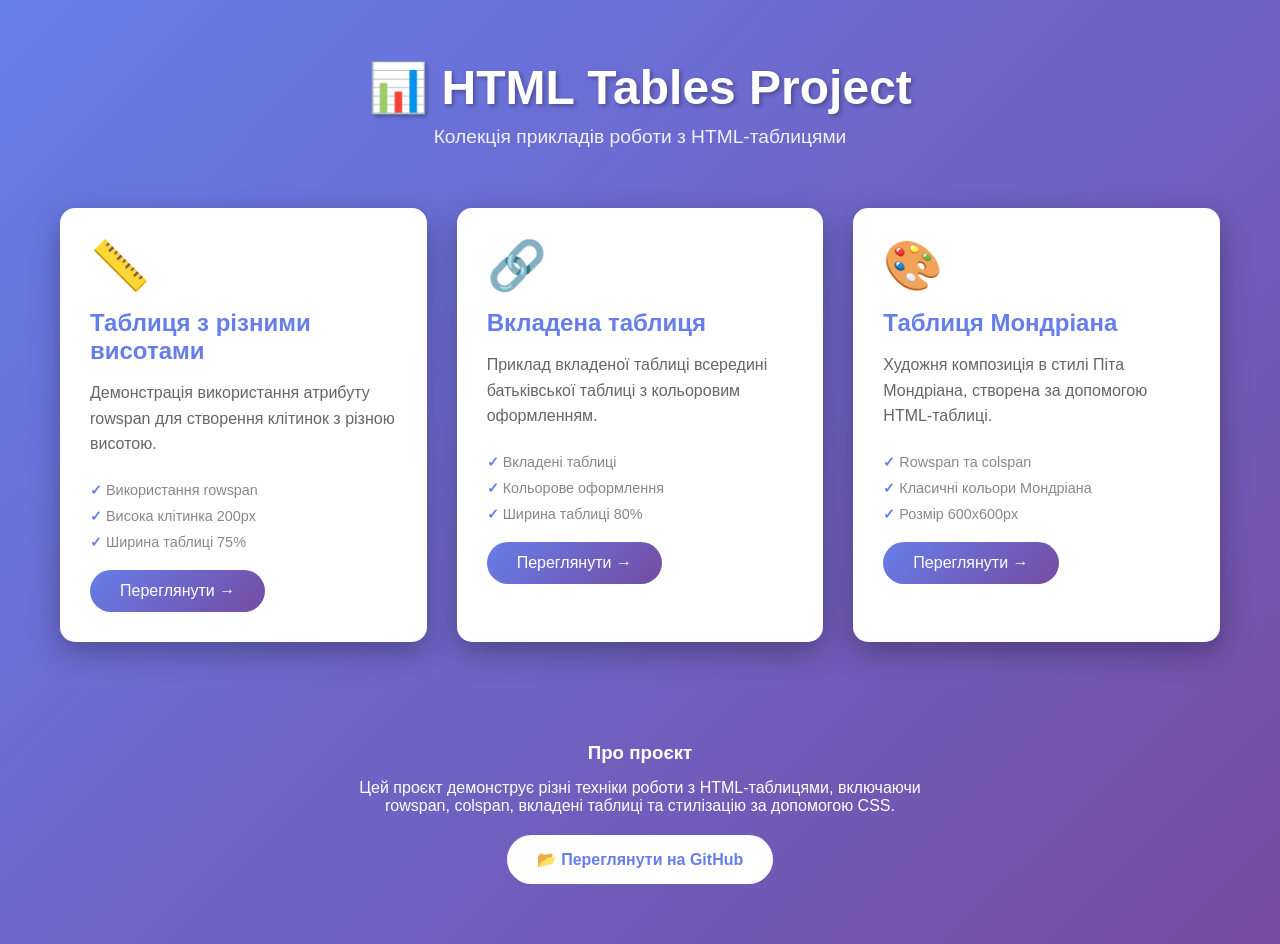
<file: index.html>
<!DOCTYPE html>
<html lang="uk">
<head>
    <meta charset="UTF-8">
    <meta name="viewport" content="width=device-width, initial-scale=1.0">
    <title>HTML Tables Project - Головна</title>
    <style>
        * {
            margin: 0;
            padding: 0;
            box-sizing: border-box;
        }

        body {
            font-family: 'Segoe UI', Tahoma, Geneva, Verdana, sans-serif;
            background: linear-gradient(135deg, #667eea 0%, #764ba2 100%);
            min-height: 100vh;
            padding: 20px;
        }

        .container {
            max-width: 1200px;
            margin: 0 auto;
        }

        header {
            text-align: center;
            color: white;
            padding: 40px 20px;
        }

        h1 {
            font-size: 3em;
            margin-bottom: 10px;
            text-shadow: 2px 2px 4px rgba(0,0,0,0.3);
        }

        .subtitle {
            font-size: 1.2em;
            opacity: 0.9;
        }

        .cards-container {
            display: grid;
            grid-template-columns: repeat(auto-fit, minmax(300px, 1fr));
            gap: 30px;
            padding: 20px;
        }

        .card {
            background: white;
            border-radius: 15px;
            padding: 30px;
            box-shadow: 0 10px 30px rgba(0,0,0,0.3);
            transition: transform 0.3s ease, box-shadow 0.3s ease;
            text-decoration: none;
            color: inherit;
            display: block;
        }

        .card:hover {
            transform: translateY(-10px);
            box-shadow: 0 15px 40px rgba(0,0,0,0.4);
        }

        .card-icon {
            font-size: 3em;
            margin-bottom: 15px;
        }

        .card h2 {
            color: #667eea;
            margin-bottom: 15px;
            font-size: 1.5em;
        }

        .card p {
            color: #666;
            line-height: 1.6;
            margin-bottom: 20px;
        }

        .card-features {
            list-style: none;
            padding: 0;
        }

        .card-features li {
            padding: 5px 0;
            color: #888;
            font-size: 0.9em;
        }

        .card-features li:before {
            content: "✓ ";
            color: #667eea;
            font-weight: bold;
        }

        .btn {
            display: inline-block;
            background: linear-gradient(135deg, #667eea 0%, #764ba2 100%);
            color: white;
            padding: 12px 30px;
            border-radius: 25px;
            text-decoration: none;
            transition: transform 0.2s ease;
            margin-top: 15px;
        }

        .btn:hover {
            transform: scale(1.05);
        }

        footer {
            text-align: center;
            color: white;
            padding: 40px 20px;
            margin-top: 40px;
        }

        .github-link {
            display: inline-block;
            background: white;
            color: #667eea;
            padding: 15px 30px;
            border-radius: 25px;
            text-decoration: none;
            margin-top: 20px;
            font-weight: bold;
            transition: transform 0.2s ease;
        }

        .github-link:hover {
            transform: scale(1.05);
        }

        @media (max-width: 768px) {
            h1 {
                font-size: 2em;
            }
            
            .cards-container {
                grid-template-columns: 1fr;
            }
        }
    </style>
</head>
<body>
    <div class="container">
        <header>
            <h1>📊 HTML Tables Project</h1>
            <p class="subtitle">Колекція прикладів роботи з HTML-таблицями</p>
        </header>

        <div class="cards-container">
            <a href="table1.html" class="card">
                <div class="card-icon">📏</div>
                <h2>Таблиця з різними висотами</h2>
                <p>Демонстрація використання атрибуту rowspan для створення клітинок з різною висотою.</p>
                <ul class="card-features">
                    <li>Використання rowspan</li>
                    <li>Висока клітинка 200px</li>
                    <li>Ширина таблиці 75%</li>
                </ul>
                <span class="btn">Переглянути →</span>
            </a>

            <a href="table2.html" class="card">
                <div class="card-icon">🔗</div>
                <h2>Вкладена таблиця</h2>
                <p>Приклад вкладеної таблиці всередині батьківської таблиці з кольоровим оформленням.</p>
                <ul class="card-features">
                    <li>Вкладені таблиці</li>
                    <li>Кольорове оформлення</li>
                    <li>Ширина таблиці 80%</li>
                </ul>
                <span class="btn">Переглянути →</span>
            </a>

            <a href="table3.html" class="card">
                <div class="card-icon">🎨</div>
                <h2>Таблиця Мондріана</h2>
                <p>Художня композиція в стилі Піта Мондріана, створена за допомогою HTML-таблиці.</p>
                <ul class="card-features">
                    <li>Rowspan та colspan</li>
                    <li>Класичні кольори Мондріана</li>
                    <li>Розмір 600x600px</li>
                </ul>
                <span class="btn">Переглянути →</span>
            </a>
        </div>

        <footer>
            <h3>Про проєкт</h3>
            <p style="margin-top: 15px; max-width: 600px; margin-left: auto; margin-right: auto;">
                Цей проєкт демонструє різні техніки роботи з HTML-таблицями, 
                включаючи rowspan, colspan, вкладені таблиці та стилізацію за допомогою CSS.
            </p>
            <a href="https://github.com" class="github-link">📂 Переглянути на GitHub</a>
        </footer>
    </div>
</body>
</html>
</file>
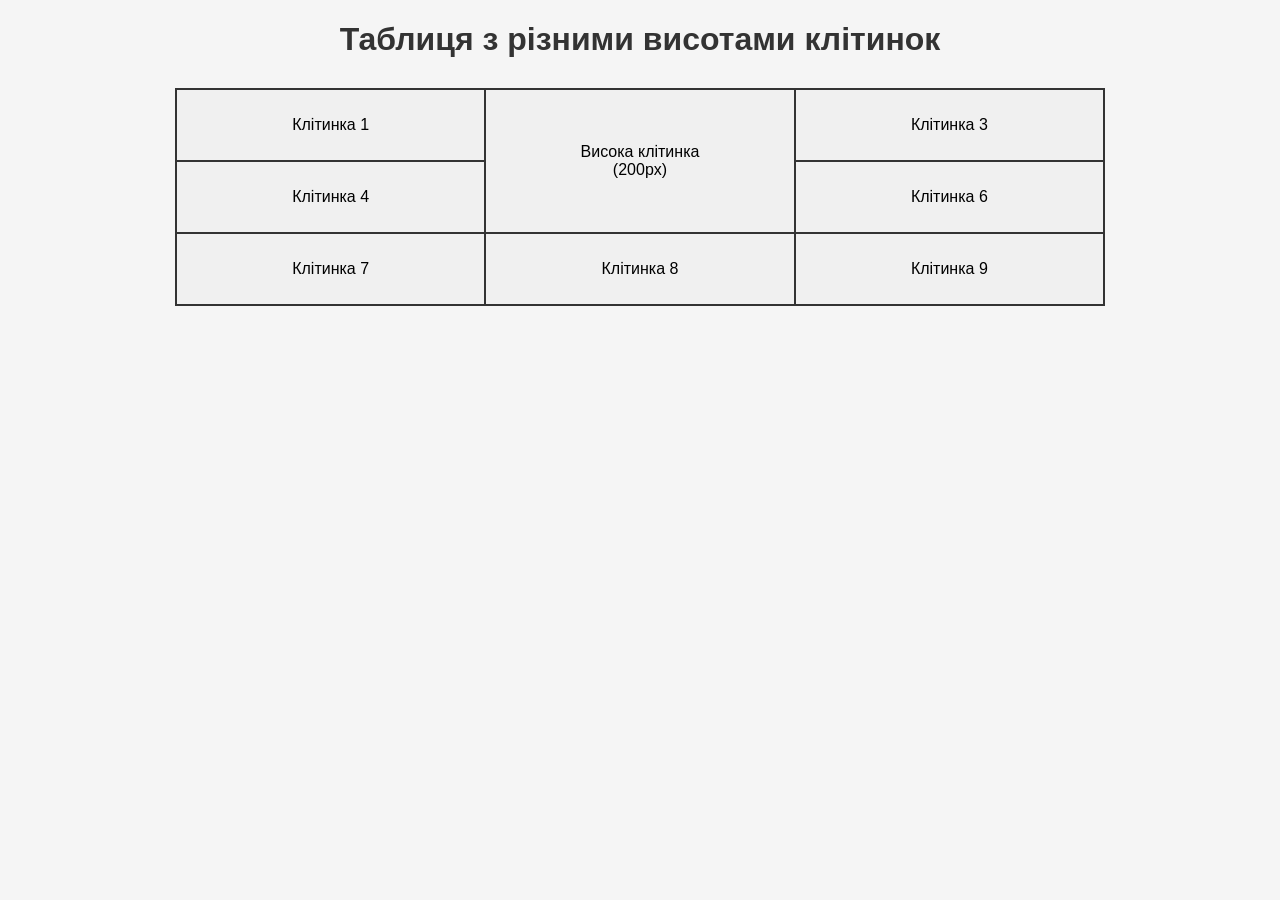
<file: table1.html>
<!DOCTYPE html>
<html lang="uk">
<head>
    <meta charset="UTF-8">
    <meta name="viewport" content="width=device-width, initial-scale=1.0">
    <title>Таблиця з різними висотами клітинок</title>
    <link rel="stylesheet" href="style.css">
</head>
<body>
    <h1>Таблиця з різними висотами клітинок</h1>
    
    <div class="table-container">
        <table class="table-75">
            <tr>
                <td>Клітинка 1</td>
                <td rowspan="2" class="tall-cell-200">Висока клітинка<br>(200px)</td>
                <td>Клітинка 3</td>
            </tr>
            <tr>
                <td>Клітинка 4</td>
                <td>Клітинка 6</td>
            </tr>
            <tr>
                <td>Клітинка 7</td>
                <td>Клітинка 8</td>
                <td>Клітинка 9</td>
            </tr>
        </table>
    </div>
</body>
</html>
</file>
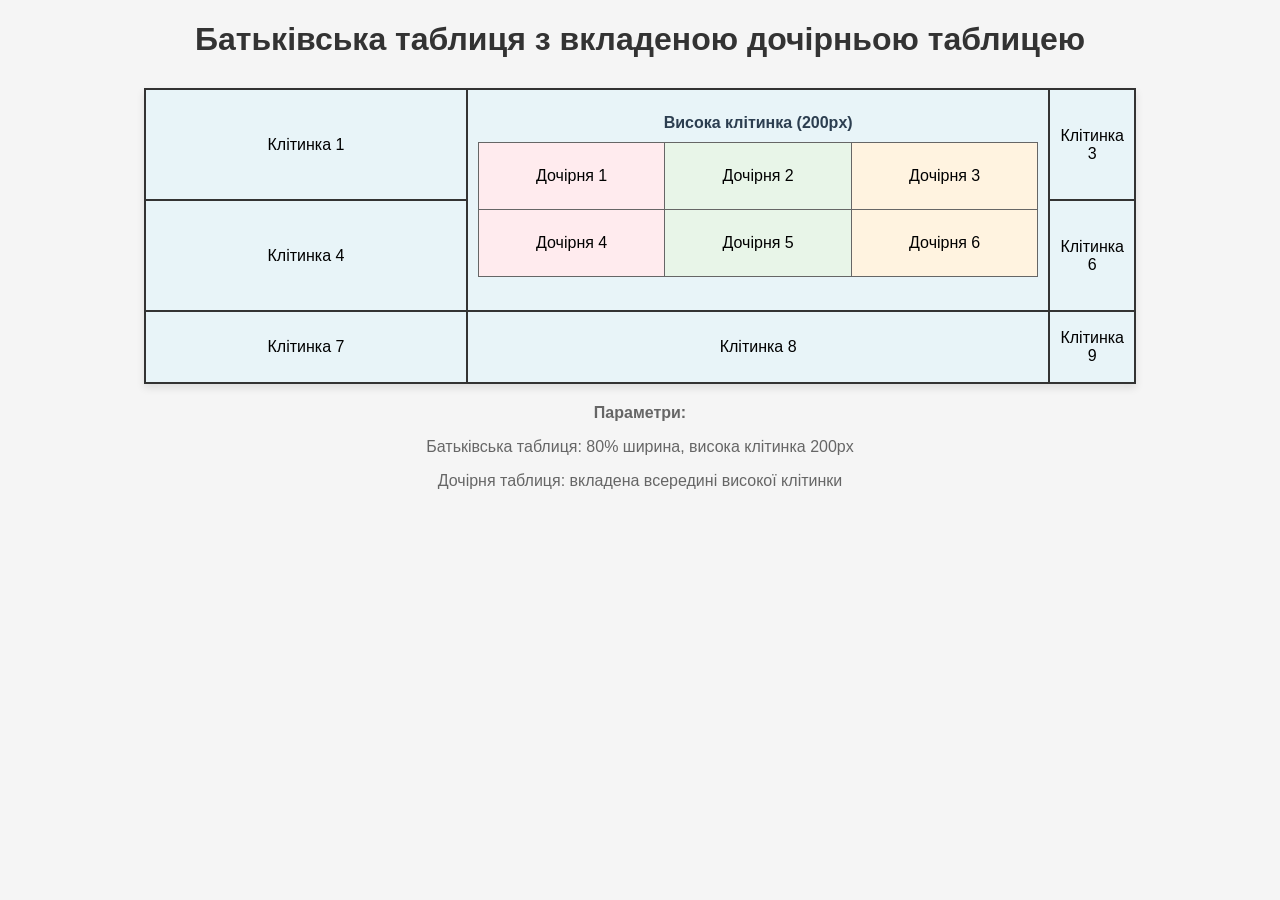
<file: table2.html>
<!DOCTYPE html>
<html lang="uk">
<head>
    <meta charset="UTF-8">
    <meta name="viewport" content="width=device-width, initial-scale=1.0">
    <title>Таблиця з вкладеною дочірньою таблицею</title>
    <link rel="stylesheet" href="style.css">
</head>
<body>
    <h1>Батьківська таблиця з вкладеною дочірньою таблицею</h1>
    
    <div class="table-container">
        <table class="parent-table">
            <tr>
                <td>Клітинка 1</td>
                <td rowspan="2" class="tall-cell">
                    <span class="table-label">Висока клітинка (200px)</span>
                    <table class="child-table">
                        <tr>
                            <td>Дочірня 1</td>
                            <td>Дочірня 2</td>
                            <td>Дочірня 3</td>
                        </tr>
                        <tr>
                            <td>Дочірня 4</td>
                            <td>Дочірня 5</td>
                            <td>Дочірня 6</td>
                        </tr>
                    </table>
                </td>
                <td class="narrow-cell">Клітинка 3</td>
            </tr>
            <tr>
                <td>Клітинка 4</td>
                <td class="narrow-cell">Клітинка 6</td>
            </tr>
            <tr>
                <td>Клітинка 7</td>
                <td>Клітинка 8</td>
                <td class="narrow-cell">Клітинка 9</td>
            </tr>
        </table>
    </div>
    
    <div class="description">
        <p><strong>Параметри:</strong></p>
        <p>Батьківська таблиця: 80% ширина, висока клітинка 200px</p>
        <p>Дочірня таблиця: вкладена всередині високої клітинки</p>
    </div>
</body>
</html>
</file>
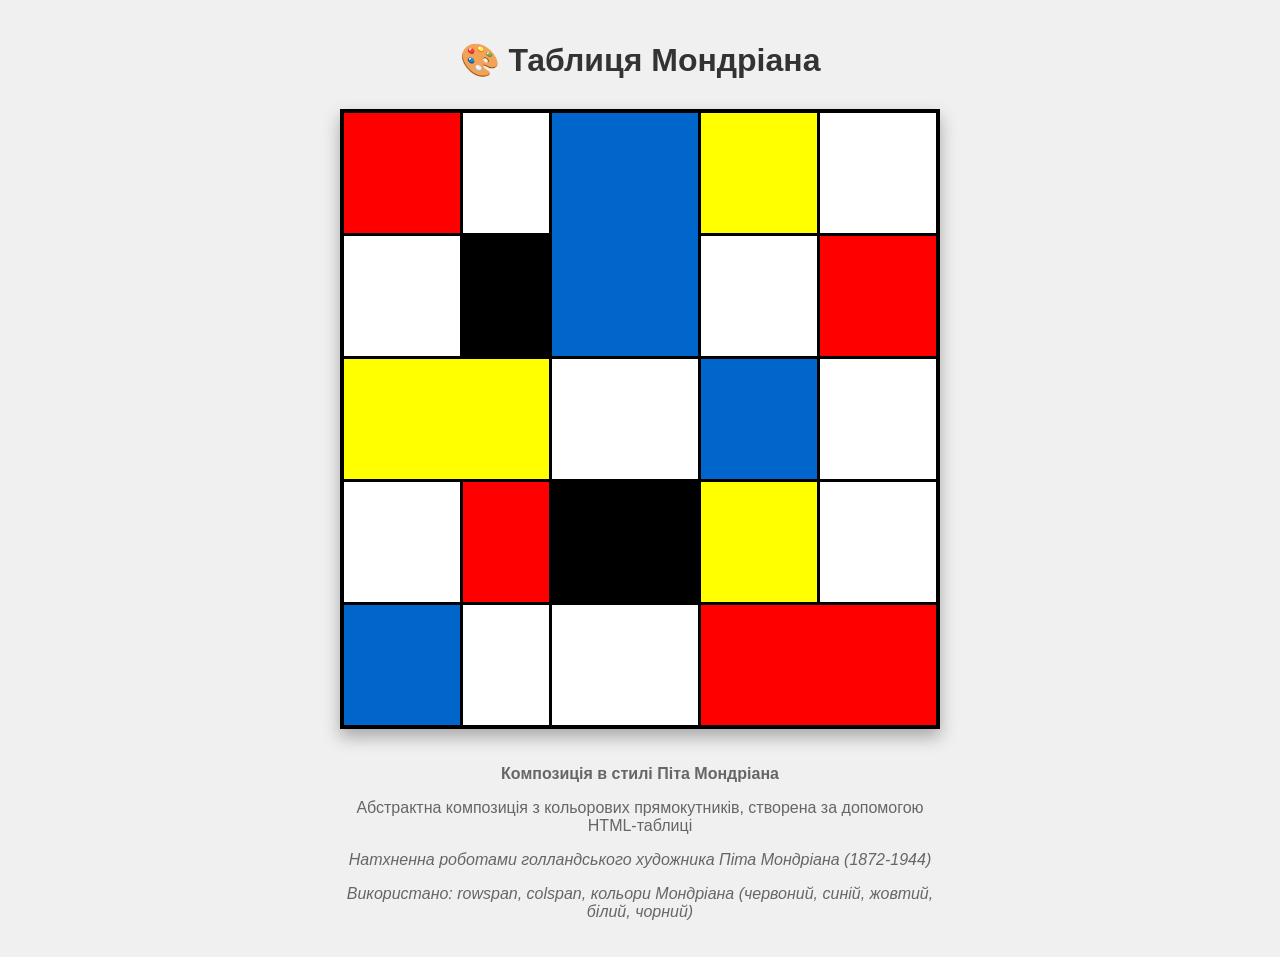
<file: table3.html>
<!DOCTYPE html>
<html lang="uk">
<head>
    <meta charset="UTF-8">
    <meta name="viewport" content="width=device-width, initial-scale=1.0">
    <title>Таблиця Мондріана</title>
    <style>
        body {
            font-family: Arial, sans-serif;
            margin: 0;
            padding: 20px;
            background-color: #f0f0f0;
            display: flex;
            flex-direction: column;
            align-items: center;
        }
        
        h1 {
            color: #333;
            margin-bottom: 30px;
            text-align: center;
        }
        
        .mondrian-table {
            width: 600px;
            height: 600px;
            border-collapse: collapse;
            border: 4px solid #000;
            box-shadow: 0 8px 16px rgba(0,0,0,0.3);
        }
        
        .mondrian-table td {
            border: 3px solid #000;
            padding: 0;
            margin: 0;
        }
        
        /* Кольори Мондріана */
        .red {
            background-color: #ff0000;
        }
        
        .blue {
            background-color: #0066cc;
        }
        
        .yellow {
            background-color: #ffff00;
        }
        
        .white {
            background-color: #ffffff;
        }
        
        .black {
            background-color: #000000;
        }
        
        .description {
            margin-top: 20px;
            text-align: center;
            color: #666;
            max-width: 600px;
        }
        
        .artist-info {
            font-style: italic;
            margin-top: 10px;
        }
    </style>
</head>
<body>
    <h1>🎨 Таблиця Мондріана</h1>
    
    <table class="mondrian-table">
        <!-- Перший рядок -->
        <tr>
            <td class="red" style="width: 20%; height: 120px;"></td>
            <td class="white" style="width: 15%; height: 120px;"></td>
            <td class="blue" rowspan="2" style="width: 25%; height: 240px;"></td>
            <td class="yellow" style="width: 20%; height: 120px;"></td>
            <td class="white" style="width: 20%; height: 120px;"></td>
        </tr>
        
        <!-- Другий рядок -->
        <tr>
            <td class="white" style="width: 20%; height: 120px;"></td>
            <td class="black" style="width: 15%; height: 120px;"></td>
            <td class="white" style="width: 20%; height: 120px;"></td>
            <td class="red" style="width: 20%; height: 120px;"></td>
        </tr>
        
        <!-- Третій рядок -->
        <tr>
            <td class="yellow" colspan="2" style="width: 35%; height: 120px;"></td>
            <td class="white" style="width: 25%; height: 120px;"></td>
            <td class="blue" style="width: 20%; height: 120px;"></td>
            <td class="white" style="width: 20%; height: 120px;"></td>
        </tr>
        
        <!-- Четвертий рядок -->
        <tr>
            <td class="white" style="width: 20%; height: 120px;"></td>
            <td class="red" style="width: 15%; height: 120px;"></td>
            <td class="black" style="width: 25%; height: 120px;"></td>
            <td class="yellow" style="width: 20%; height: 120px;"></td>
            <td class="white" style="width: 20%; height: 120px;"></td>
        </tr>
        
        <!-- П'ятий рядок -->
        <tr>
            <td class="blue" style="width: 20%; height: 120px;"></td>
            <td class="white" style="width: 15%; height: 120px;"></td>
            <td class="white" style="width: 25%; height: 120px;"></td>
            <td class="red" colspan="2" style="width: 40%; height: 120px;"></td>
        </tr>
    </table>
    
    <div class="description">
        <p><strong>Композиція в стилі Піта Мондріана</strong></p>
        <p>Абстрактна композиція з кольорових прямокутників, створена за допомогою HTML-таблиці</p>
        <p class="artist-info">Натхненна роботами голландського художника Піта Мондріана (1872-1944)</p>
        <p><em>Використано: rowspan, colspan, кольори Мондріана (червоний, синій, жовтий, білий, чорний)</em></p>
    </div>
</body>
</html>
</file>
<file: style.css>
/* Спільні стилі для таблиць */

/* Базові стилі */
body {
    font-family: Arial, sans-serif;
    margin: 20px;
    background-color: #f5f5f5;
}

h1 {
    text-align: center;
    color: #333;
    margin-bottom: 30px;
}

/* Стилі для table1.html */
.table-container {
    margin: 0 auto;
}

.table-75 {
    width: 75%;
    border-collapse: collapse;
    margin: 20px auto;
}

.table-75 td {
    width: 33.33%;
    height: 50px;
    border: 2px solid #333;
    text-align: center;
    vertical-align: middle;
    padding: 10px;
    background-color: #f0f0f0;
}

.tall-cell-200 {
    height: 200px;
    background-color: #e0e0e0;
}

/* Стилі для table2.html */
.parent-table {
    width: 80%;
    border-collapse: collapse;
    margin: 20px auto;
    box-shadow: 0 4px 8px rgba(0,0,0,0.1);
}

.parent-table td {
    border: 2px solid #333;
    text-align: center;
    vertical-align: middle;
    padding: 10px;
    background-color: #e8f4f8;
}

.parent-table td:not(.tall-cell) {
    height: 50px;
    width: 33.33%;
}

.tall-cell {
    height: 200px;
    width: 60%;
    background-color: #d1ecf1;
    position: relative;
}

.narrow-cell {
    width: 28%;
}

.child-table {
    width: 100%;
    border-collapse: collapse;
    margin: 10px auto;
}

.child-table td {
    border: 1px solid #666;
    text-align: center;
    vertical-align: middle;
    padding: 8px;
    background-color: #fff;
    height: 40px;
    width: 33.33%;
}

.child-table td:nth-child(1) {
    background-color: #ffebee;
}

.child-table td:nth-child(2) {
    background-color: #e8f5e8;
}

.child-table td:nth-child(3) {
    background-color: #fff3e0;
}

.table-label {
    font-weight: bold;
    color: #2c3e50;
    margin-bottom: 10px;
    display: block;
}

.description {
    text-align: center;
    margin-top: 20px;
    color: #666;
}
</file>
